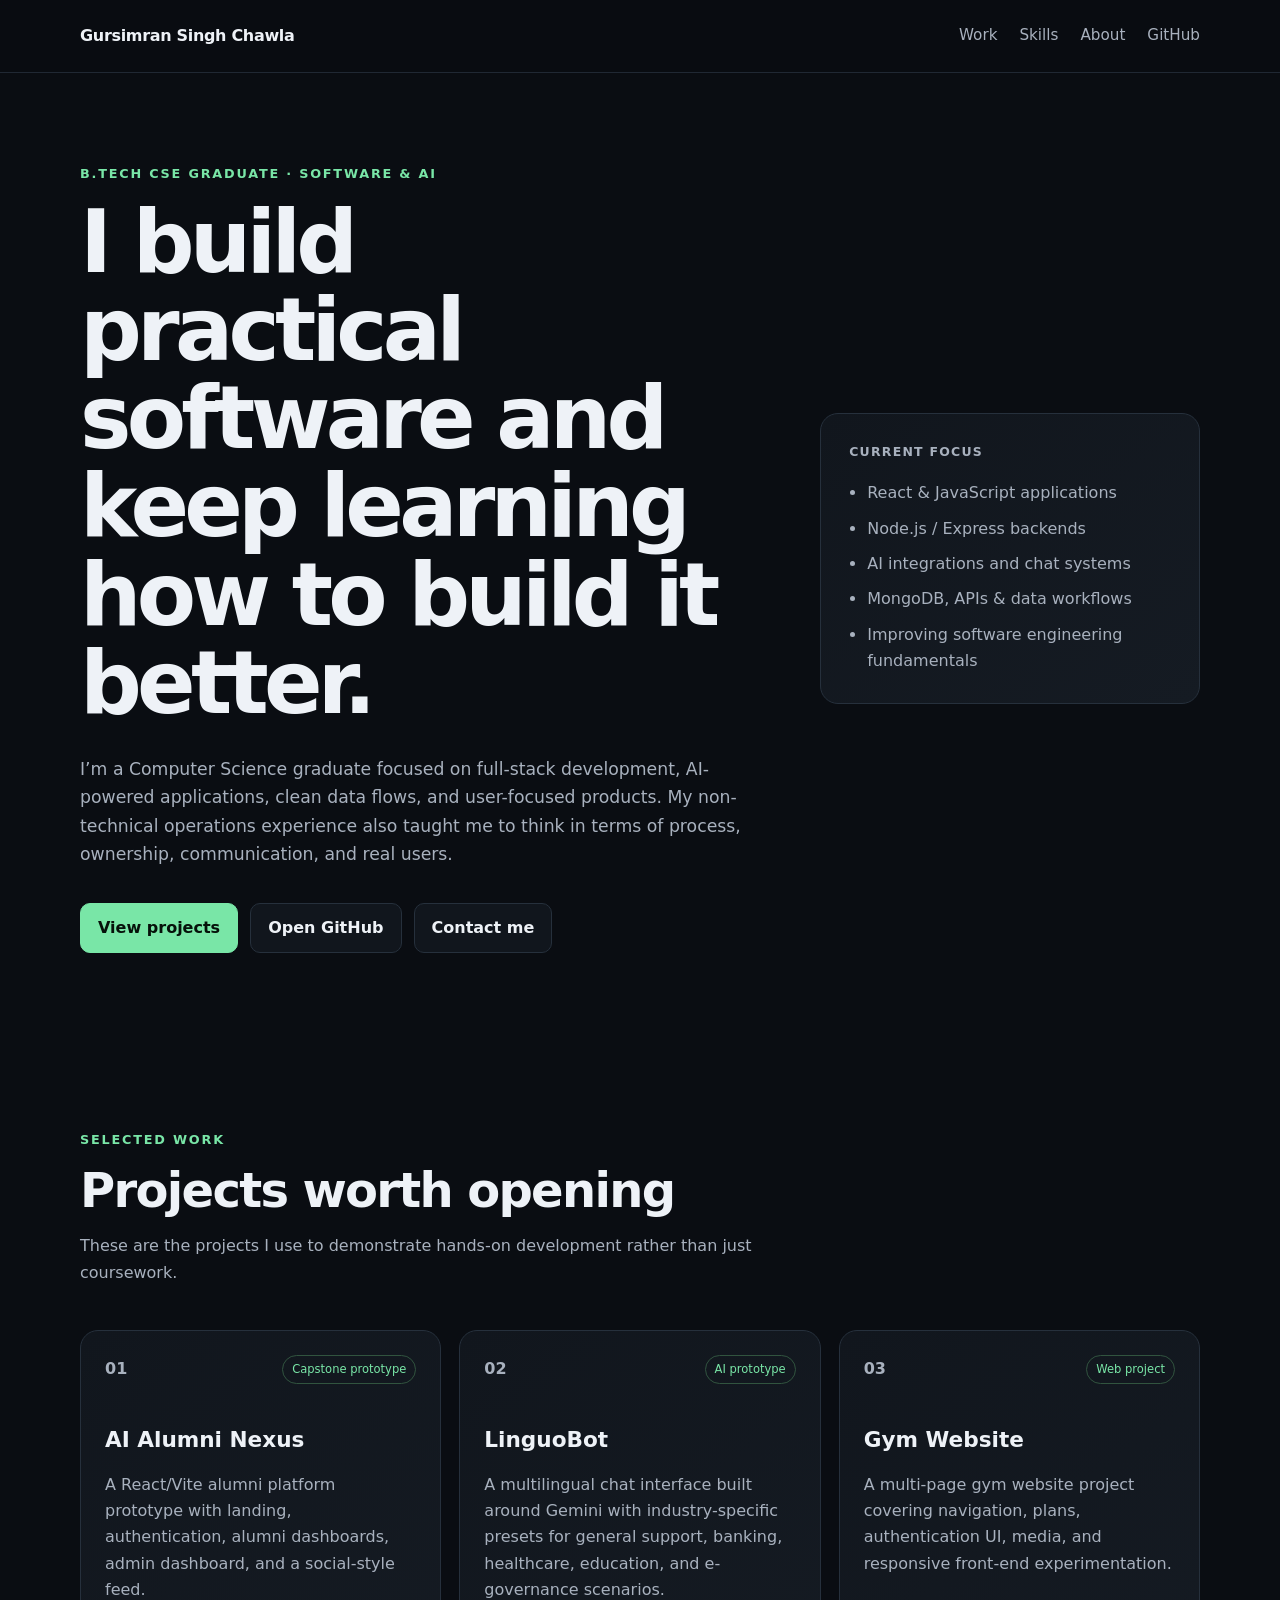
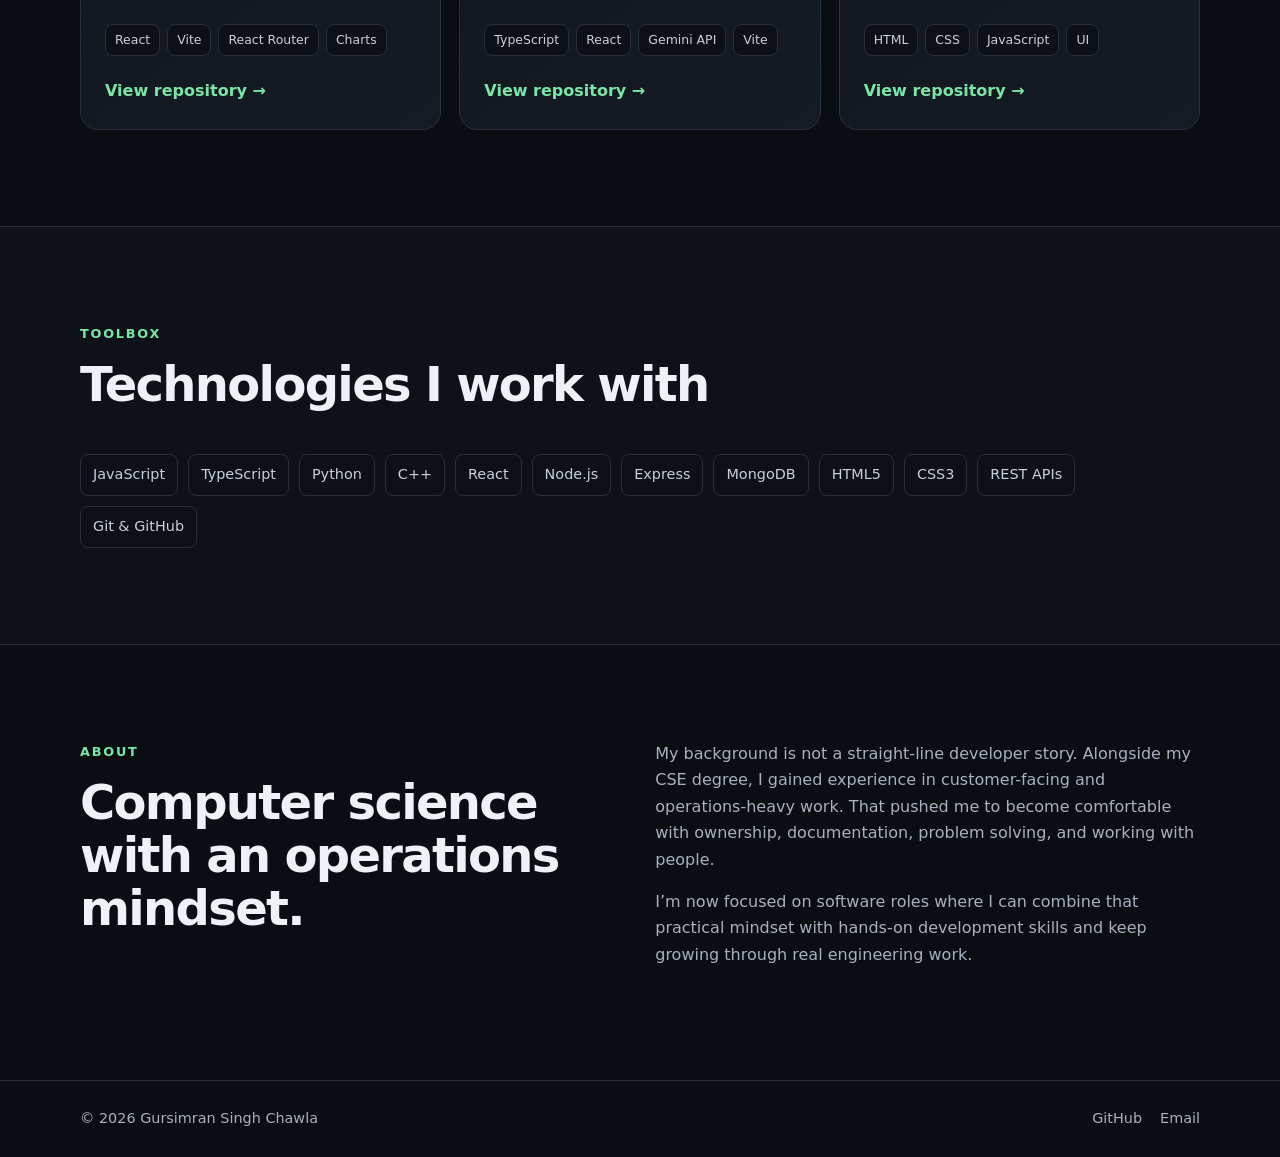
<file: index.html>
<!doctype html>
<html lang="en">
<head>
  <meta charset="UTF-8" />
  <meta name="viewport" content="width=device-width, initial-scale=1.0" />
  <meta name="description" content="Gursimran Singh Chawla — B.Tech CSE graduate building practical web and AI projects." />
  <title>Gursimran Singh Chawla | Software Developer</title>
  <link rel="stylesheet" href="style.css" />
</head>
<body>
  <header class="site-header">
    <nav class="nav container" aria-label="Primary navigation">
      <a class="brand" href="#top">Gursimran Singh Chawla</a>
      <div class="nav-links">
        <a href="#work">Work</a>
        <a href="#skills">Skills</a>
        <a href="#about">About</a>
        <a href="https://github.com/00believer00" target="_blank" rel="noreferrer">GitHub</a>
      </div>
    </nav>
  </header>

  <main id="top">
    <section class="hero container">
      <div class="hero-copy">
        <p class="eyebrow">B.Tech CSE Graduate · Software & AI</p>
        <h1>I build practical software and keep learning how to build it better.</h1>
        <p class="hero-text">
          I’m a Computer Science graduate focused on full-stack development, AI-powered applications,
          clean data flows, and user-focused products. My non-technical operations experience also taught
          me to think in terms of process, ownership, communication, and real users.
        </p>
        <div class="actions">
          <a class="button primary" href="#work">View projects</a>
          <a class="button secondary" href="https://github.com/00believer00" target="_blank" rel="noreferrer">Open GitHub</a>
          <a class="button secondary" href="mailto:gursimrans199@gmail.com">Contact me</a>
        </div>
      </div>
      <aside class="hero-card">
        <div class="card-label">Current focus</div>
        <ul>
          <li>React & JavaScript applications</li>
          <li>Node.js / Express backends</li>
          <li>AI integrations and chat systems</li>
          <li>MongoDB, APIs & data workflows</li>
          <li>Improving software engineering fundamentals</li>
        </ul>
      </aside>
    </section>

    <section id="work" class="section container">
      <div class="section-heading">
        <p class="eyebrow">Selected work</p>
        <h2>Projects worth opening</h2>
        <p>These are the projects I use to demonstrate hands-on development rather than just coursework.</p>
      </div>

      <div class="project-grid">
        <article class="project-card">
          <div class="project-top">
            <span class="project-number">01</span>
            <span class="status">Capstone prototype</span>
          </div>
          <h3>AI Alumni Nexus</h3>
          <p>
            A React/Vite alumni platform prototype with landing, authentication, alumni dashboards,
            admin dashboard, and a social-style feed.
          </p>
          <div class="tags"><span>React</span><span>Vite</span><span>React Router</span><span>Charts</span></div>
          <a href="https://github.com/00believer00/AI-Alumni-Nexus" target="_blank" rel="noreferrer">View repository →</a>
        </article>

        <article class="project-card">
          <div class="project-top">
            <span class="project-number">02</span>
            <span class="status">AI prototype</span>
          </div>
          <h3>LinguoBot</h3>
          <p>
            A multilingual chat interface built around Gemini with industry-specific presets for
            general support, banking, healthcare, education, and e-governance scenarios.
          </p>
          <div class="tags"><span>TypeScript</span><span>React</span><span>Gemini API</span><span>Vite</span></div>
          <a href="https://github.com/00believer00/LinguoBot" target="_blank" rel="noreferrer">View repository →</a>
        </article>

        <article class="project-card">
          <div class="project-top">
            <span class="project-number">03</span>
            <span class="status">Web project</span>
          </div>
          <h3>Gym Website</h3>
          <p>
            A multi-page gym website project covering navigation, plans, authentication UI,
            media, and responsive front-end experimentation.
          </p>
          <div class="tags"><span>HTML</span><span>CSS</span><span>JavaScript</span><span>UI</span></div>
          <a href="https://github.com/00believer00/gym-website" target="_blank" rel="noreferrer">View repository →</a>
        </article>
      </div>
    </section>

    <section id="skills" class="section alt">
      <div class="container">
        <div class="section-heading">
          <p class="eyebrow">Toolbox</p>
          <h2>Technologies I work with</h2>
        </div>
        <div class="skill-list">
          <span>JavaScript</span><span>TypeScript</span><span>Python</span><span>C++</span>
          <span>React</span><span>Node.js</span><span>Express</span><span>MongoDB</span>
          <span>HTML5</span><span>CSS3</span><span>REST APIs</span><span>Git & GitHub</span>
        </div>
      </div>
    </section>

    <section id="about" class="section container about">
      <div>
        <p class="eyebrow">About</p>
        <h2>Computer science with an operations mindset.</h2>
      </div>
      <div class="about-copy">
        <p>
          My background is not a straight-line developer story. Alongside my CSE degree, I gained
          experience in customer-facing and operations-heavy work. That pushed me to become comfortable
          with ownership, documentation, problem solving, and working with people.
        </p>
        <p>
          I’m now focused on software roles where I can combine that practical mindset with hands-on
          development skills and keep growing through real engineering work.
        </p>
      </div>
    </section>
  </main>

  <footer class="footer">
    <div class="container footer-row">
      <span>© 2026 Gursimran Singh Chawla</span>
      <div>
        <a href="https://github.com/00believer00" target="_blank" rel="noreferrer">GitHub</a>
        <a href="mailto:gursimrans199@gmail.com">Email</a>
      </div>
    </div>
  </footer>
</body>
</html>
</file>
<file: style.css>
:root {
  --bg: #0a0d12;
  --panel: #11161d;
  --panel-2: #151b23;
  --text: #eef2f7;
  --muted: #a8b1be;
  --line: #26303c;
  --accent: #79e6a7;
  --accent-2: #c7f7d9;
  --max: 1120px;
}

* { box-sizing: border-box; }
html { scroll-behavior: smooth; }
body {
  margin: 0;
  font-family: Inter, ui-sans-serif, system-ui, -apple-system, BlinkMacSystemFont, "Segoe UI", sans-serif;
  background: var(--bg);
  color: var(--text);
  line-height: 1.65;
}
a { color: inherit; text-decoration: none; }
a:hover { color: var(--accent); }
.container { width: min(var(--max), calc(100% - 40px)); margin: 0 auto; }

.site-header {
  position: sticky;
  top: 0;
  z-index: 10;
  backdrop-filter: blur(14px);
  background: rgba(10,13,18,.82);
  border-bottom: 1px solid rgba(38,48,60,.8);
}
.nav { min-height: 72px; display: flex; align-items: center; justify-content: space-between; gap: 20px; }
.brand { font-weight: 700; letter-spacing: -.02em; }
.nav-links { display: flex; gap: 22px; color: var(--muted); font-size: .95rem; }

.hero {
  min-height: 680px;
  display: grid;
  grid-template-columns: 1.5fr .85fr;
  align-items: center;
  gap: 70px;
  padding: 90px 0 80px;
}
.eyebrow {
  margin: 0 0 14px;
  color: var(--accent);
  font-size: .8rem;
  font-weight: 800;
  letter-spacing: .14em;
  text-transform: uppercase;
}
h1 {
  max-width: 780px;
  margin: 0;
  font-size: clamp(3rem, 7vw, 5.4rem);
  line-height: 1.02;
  letter-spacing: -.055em;
}
h2 {
  margin: 0;
  font-size: clamp(2rem, 4vw, 3rem);
  line-height: 1.1;
  letter-spacing: -.035em;
}
h3 { margin: 0; font-size: 1.35rem; }
.hero-text {
  max-width: 720px;
  margin: 28px 0 0;
  color: var(--muted);
  font-size: 1.08rem;
}
.actions { display: flex; flex-wrap: wrap; gap: 12px; margin-top: 34px; }
.button {
  padding: 11px 17px;
  border: 1px solid var(--line);
  border-radius: 10px;
  font-weight: 700;
}
.button.primary { background: var(--accent); color: #06110a; border-color: var(--accent); }
.button.secondary { background: var(--panel); }

.hero-card, .project-card {
  background: linear-gradient(145deg, var(--panel), var(--panel-2));
  border: 1px solid var(--line);
  border-radius: 18px;
}
.hero-card { padding: 28px; }
.card-label { color: var(--muted); font-size: .78rem; text-transform: uppercase; letter-spacing: .1em; font-weight: 800; }
.hero-card ul { margin: 18px 0 0; padding-left: 18px; color: var(--muted); }
.hero-card li + li { margin-top: 9px; }

.section { padding: 96px 0; }
.section.alt { background: #0e1218; border-block: 1px solid var(--line); }
.section-heading { max-width: 720px; margin-bottom: 44px; }
.section-heading > p:last-child { color: var(--muted); margin-bottom: 0; }

.project-grid { display: grid; grid-template-columns: repeat(3, 1fr); gap: 18px; }
.project-card { padding: 24px; display: flex; flex-direction: column; min-height: 360px; }
.project-top { display: flex; justify-content: space-between; align-items: center; gap: 12px; margin-bottom: 38px; }
.project-number { color: var(--muted); font-weight: 800; }
.status { font-size: .72rem; color: var(--accent); border: 1px solid #31543f; padding: 4px 9px; border-radius: 999px; white-space: nowrap; }
.project-card p { color: var(--muted); margin: 14px 0 20px; }
.tags { display: flex; flex-wrap: wrap; gap: 7px; margin-top: auto; margin-bottom: 22px; }
.tags span, .skill-list span {
  border: 1px solid var(--line);
  background: #0d1117;
  color: #c8d0da;
  border-radius: 8px;
  padding: 5px 9px;
  font-size: .78rem;
}
.project-card > a { color: var(--accent); font-weight: 700; }

.skill-list { display: flex; flex-wrap: wrap; gap: 10px; }
.skill-list span { padding: 8px 12px; font-size: .9rem; }

.about { display: grid; grid-template-columns: 1fr 1.1fr; gap: 80px; }
.about-copy { color: var(--muted); }
.about-copy p:first-child { margin-top: 0; }

.footer { border-top: 1px solid var(--line); padding: 26px 0; color: var(--muted); font-size: .9rem; }
.footer-row { display: flex; justify-content: space-between; gap: 18px; }
.footer-row div { display: flex; gap: 18px; }

@media (max-width: 880px) {
  .hero { grid-template-columns: 1fr; gap: 36px; padding-top: 70px; }
  .project-grid { grid-template-columns: 1fr; }
  .project-card { min-height: auto; }
  .about { grid-template-columns: 1fr; gap: 28px; }
}
@media (max-width: 620px) {
  .container { width: min(var(--max), calc(100% - 28px)); }
  .nav { align-items: flex-start; padding: 16px 0; }
  .nav-links { flex-wrap: wrap; justify-content: flex-end; gap: 10px 15px; font-size: .85rem; }
  .hero { min-height: auto; padding: 65px 0; }
  h1 { font-size: clamp(2.7rem, 15vw, 4rem); }
  .footer-row { flex-direction: column; }
}
</file>
